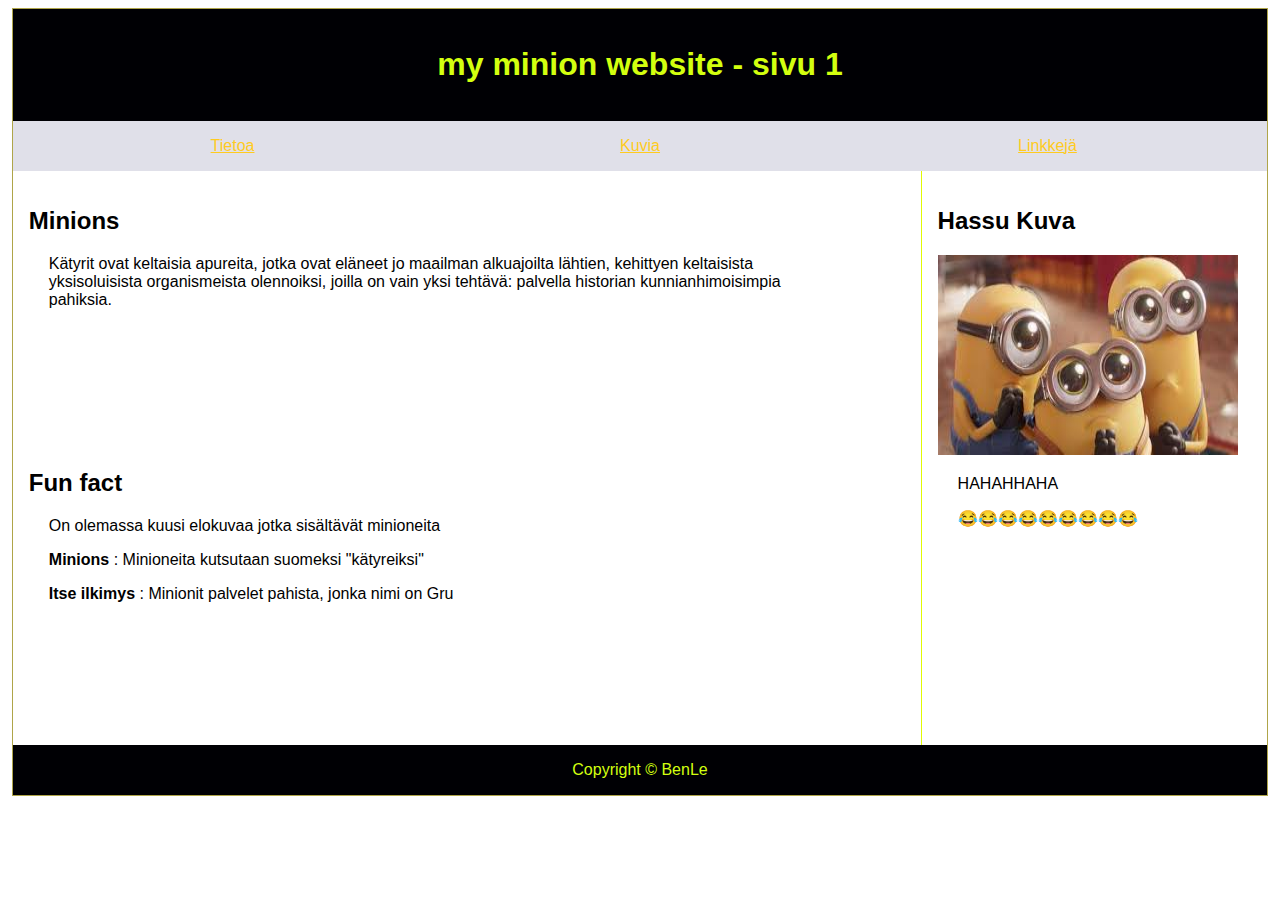
<file: WS06/index.html>
<!DOCTYPE html>
<html lang="fi">
  <head>
    <link rel="stylesheet" href="./styles/styles.css" />
    <meta charset="UTF-8" />
    <title>6B assignment</title>
  </head>

  <body>
    <header>
      <h1>my minion website - sivu 1</h1>
    </header>

    <nav>
      <div class="wrapper">
        <div>
          <a href="index.html"> Tietoa</a>
        </div>
        <div>
          <a href="second.html"> Kuvia</a>
        </div>
        <div>
          <a href="third.html"> Linkkejä</a>
        </div>
      </div>
    </nav>
    <div class="container">
      <article>
        <h2>Minions</h2>
        <p>
          Kätyrit ovat keltaisia apureita, jotka ovat eläneet jo maailman
          alkuajoilta lähtien, kehittyen keltaisista yksisoluisista
          organismeista olennoiksi, joilla on vain yksi tehtävä: palvella
          historian kunnianhimoisimpia pahiksia.
        </p>
      </article>

      <aside>
        <h2>Hassu Kuva</h2>

        <img
          src="./kuvat/images.jpg"
          alt="minion3"
          id="kuva3"
          width="300"
          height="200"
        />
        <p>HAHAHHAHA</p>
        <p>😂😂😂😂😂😂😂😂😂</p>
      </aside>

      <section>
        <h2>Fun fact</h2>
        <p>On olemassa kuusi elokuvaa jotka sisältävät minioneita</p>
        <p>
          <strong>Minions</strong> : Minioneita kutsutaan suomeksi "kätyreiksi"
        </p>
        <p>
          <strong>Itse ilkimys</strong> : Minionit palvelet pahista, jonka nimi
          on Gru
        </p>
      </section>
    </div>
    <footer>Copyright © BenLe</footer>
  </body>
</html>
</file>
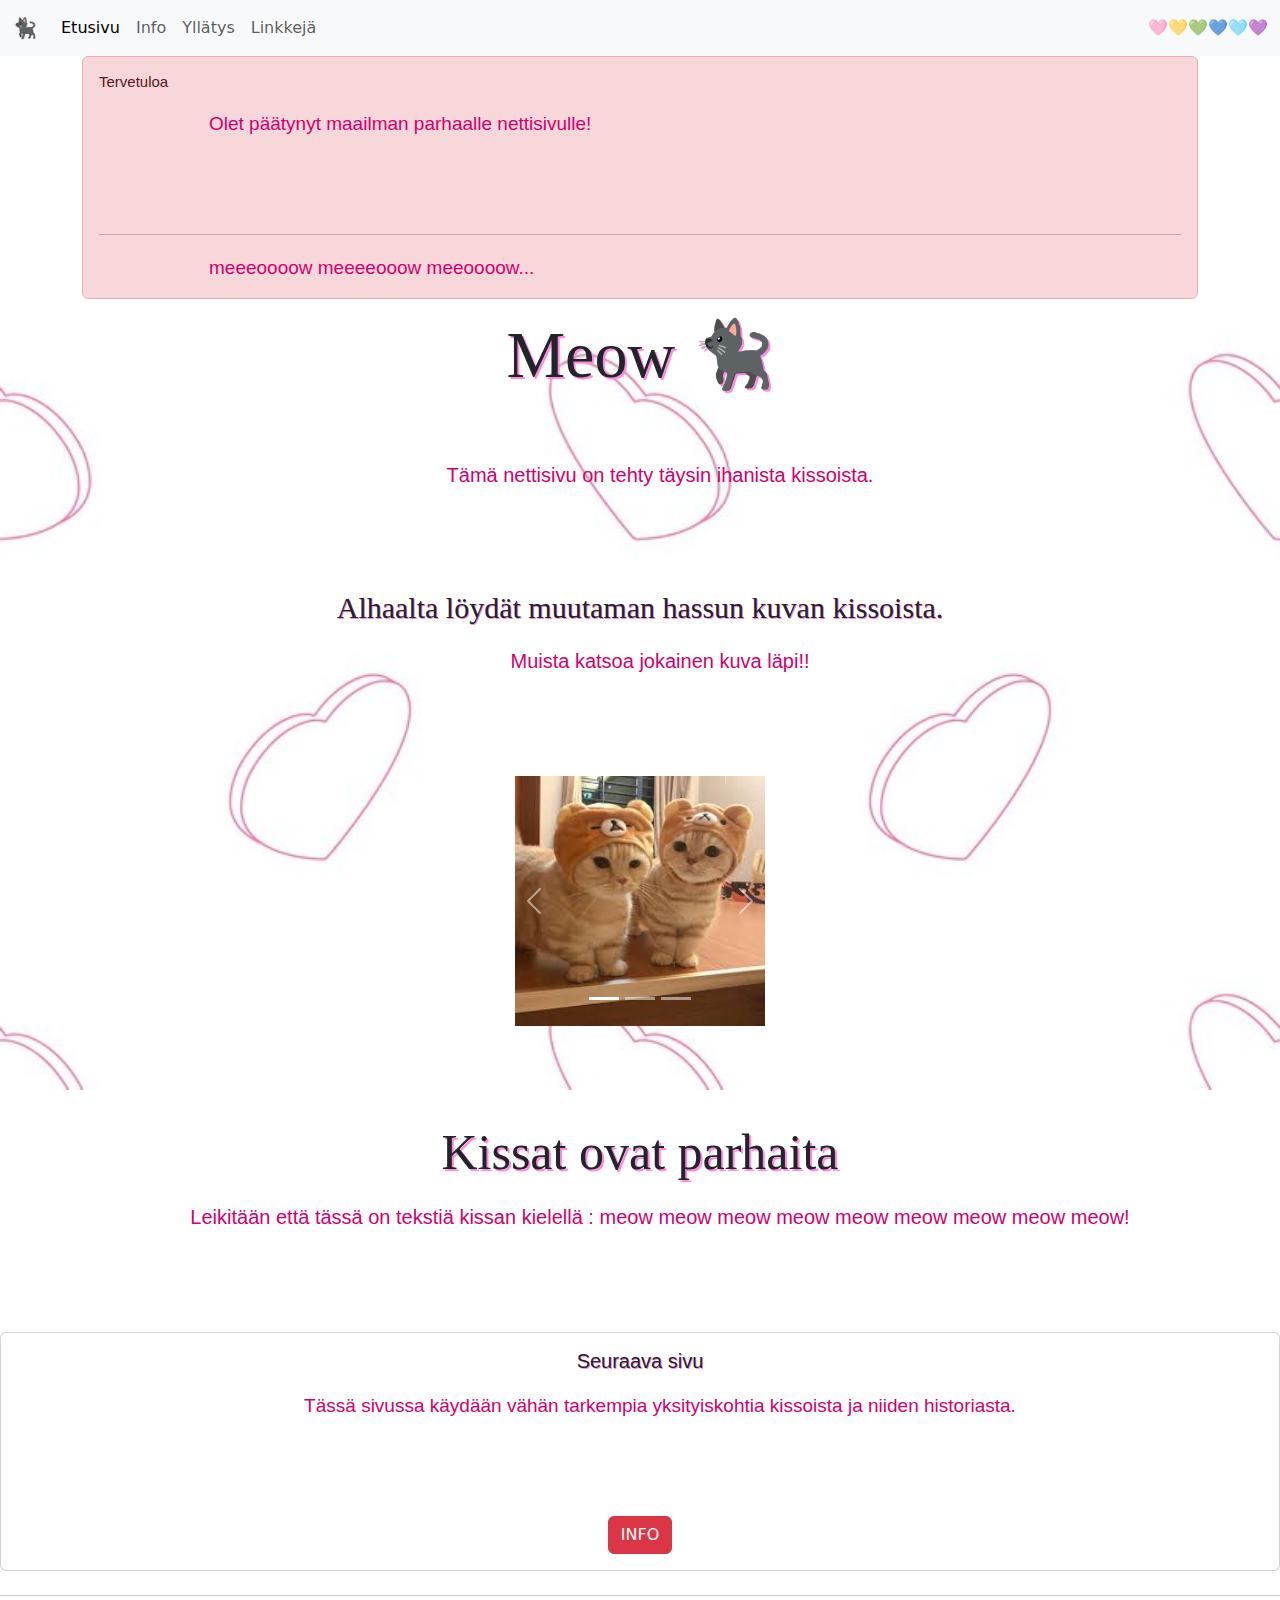
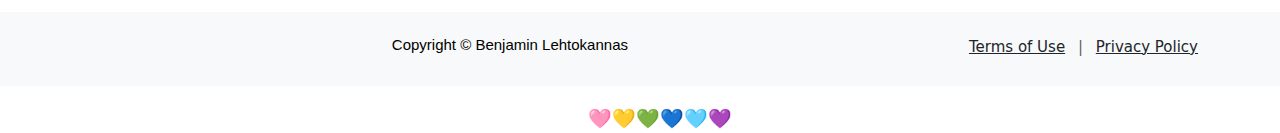
<file: WS09/index.html>
<!DOCTYPE html>
<html lang="en">
  <head>
    <meta charset="utf-8" />
    <meta name="viewport" content="width=device-width, initial-scale=1" />
    <title>Kissa Sivu</title>
    <link
      href="https://cdn.jsdelivr.net/npm/bootstrap@5.3.3/dist/css/bootstrap.min.css"
      rel="stylesheet"
      integrity="sha384-QWTKZyjpPEjISv5WaRU9OFeRpok6YctnYmDr5pNlyT2bRjXh0JMhjY6hW+ALEwIH"
      crossorigin="anonymous"
    />
    <link rel="stylesheet" href="./styles/styles.css" />
  </head>

  <body>
    <nav class="navbar navbar-expand-lg bg-light">
      <div class="container-fluid">
        <a class="navbar-brand" href="index.html">🐈‍⬛</a>
        <button
          class="navbar-toggler"
          type="button"
          data-bs-toggle="collapse"
          data-bs-target="#navbarText"
          aria-controls="navbarText"
          aria-expanded="false"
          aria-label="Toggle navigation"
        >
          <span class="navbar-toggler-icon"></span>
        </button>
        <div class="collapse navbar-collapse" id="navbarText">
          <ul class="navbar-nav me-auto mb-2 mb-lg-0">
            <li class="nav-item">
              <a class="nav-link active" aria-current="page" href="index.html"
                >Etusivu</a
              >
            </li>
            <li class="nav-item">
              <a class="nav-link" href="second.html">Info</a>
            </li>
            <li class="nav-item">
              <a class="nav-link" href="third.html">Yllätys</a>
            </li>
            <li class="nav-item">
              <a class="nav-link" href="fourth.html">Linkkejä</a>
            </li>
          </ul>
          <span class="navbar-text"> 🩷💛💚💙🩵💜 </span>
        </div>
      </div>
    </nav>

    <div class="container">
      <div class="alert alert-danger" role="alert">
        <h4 class="alert-heading">Tervetuloa</h4>
        <p>Olet päätynyt maailman parhaalle nettisivulle!</p>
        <hr />
        <p class="mb-0">meeeoooow meeeeooow meeoooow...</p>
      </div>

      <h1>Meow 🐈‍⬛</h1>
      <div class="text-center">
        <p class="lead">Tämä nettisivu on tehty täysin ihanista kissoista.</p>
      </div>

      <h3>Alhaalta löydät muutaman hassun kuvan kissoista.</h3>
      <div class="text-center">
        <p class="lead">Muista katsoa jokainen kuva läpi!!</p>
      </div>

      <div id="carouselExampleIndicators" class="carousel slide">
        <div class="carousel-indicators">
          <button
            type="button"
            data-bs-target="#carouselExampleIndicators"
            data-bs-slide-to="0"
            class="active"
            aria-current="true"
            aria-label="Slide 1"
          ></button>
          <button
            type="button"
            data-bs-target="#carouselExampleIndicators"
            data-bs-slide-to="1"
            aria-label="Slide 2"
          ></button>
          <button
            type="button"
            data-bs-target="#carouselExampleIndicators"
            data-bs-slide-to="2"
            aria-label="Slide 3"
          ></button>
        </div>
        <div class="carousel-inner">
          <div class="carousel-item active">
            <img
              src="./kuvat/1080,1.jpg"
              class="d-block w-100"
              alt="A cute cat photo 1"
            />
          </div>
          <div class="carousel-item">
            <img
              src="./kuvat/1080,2.jpg"
              class="d-block w-100"
              alt="A cute cat photo 2"
            />
          </div>
          <div class="carousel-item">
            <img
              src="./kuvat/1080,3.jpg"
              class="d-block w-100"
              alt="A cute cat photo 3"
            />
          </div>
        </div>
        <button
          class="carousel-control-prev"
          type="button"
          data-bs-target="#carouselExampleIndicators"
          data-bs-slide="prev"
        >
          <span class="carousel-control-prev-icon" aria-hidden="true"></span>
          <span class="visually-hidden">Previous</span>
        </button>
        <button
          class="carousel-control-next"
          type="button"
          data-bs-target="#carouselExampleIndicators"
          data-bs-slide="next"
        >
          <span class="carousel-control-next-icon" aria-hidden="true"></span>
          <span class="visually-hidden">Next</span>
        </button>
      </div>
    </div>

    <h2>Kissat ovat parhaita</h2>
    <div class="text-center">
      <p class="lead">
        Leikitään että tässä on tekstiä kissan kielellä : meow meow meow meow
        meow meow meow meow meow!
      </p>
    </div>

    <div class="card text-center my-4">
      <div class="card-body">
        <h5 class="card-title">Seuraava sivu</h5>
        <p class="card-text">
          Tässä sivussa käydään vähän tarkempia yksityiskohtia kissoista ja
          niiden historiasta.
        </p>
        <a href="second.html" class="btn btn-danger">INFO</a>
      </div>
    </div>

    <hr />

    <footer class="bg-light py-4">
      <div class="container">
        <div class="row">
          <div class="col-md-6">
            <h4>Copyright &copy; Benjamin Lehtokannas</h4>
          </div>
          <div class="col-md-6 text-md-end">
            <a href="#" class="text-dark">Terms of Use</a>
            <span class="text-muted mx-2">|</span>
            <a href="#" class="text-dark">Privacy Policy</a>
          </div>
        </div>
      </div>
    </footer>

    <div class="text-center mt-3">
      <p>🩷💛💚💙🩵💜</p>
    </div>

    <script
      src="https://cdn.jsdelivr.net/npm/bootstrap@5.3.3/dist/js/bootstrap.bundle.min.js"
      integrity="sha384-YvpcrYf0tY3lHB60NNkmXc5s9fDVZLESaAA55NDzOxhy9GkcIdslK1eN7N6jIeHz"
      crossorigin="anonymous"
    ></script>
  </body>
</html>
</file>
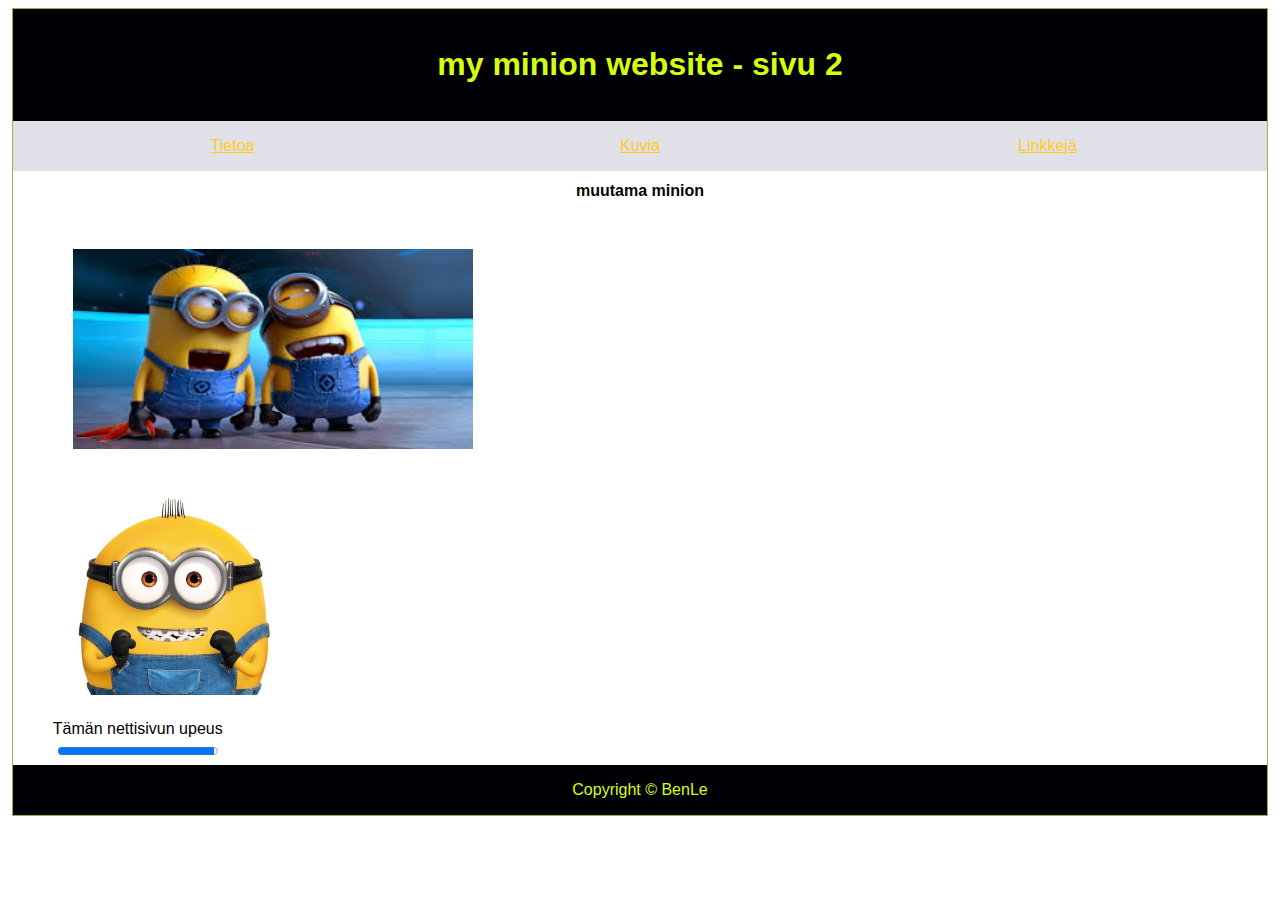
<file: WS06/second.html>
<!DOCTYPE html>
<html lang="fi">
  <head>
    <link rel="stylesheet" href="./styles/styles.css" />
    <meta charset="UTF-8" />
    <title>6B assignment</title>
  </head>

  <body>
    <header>
      <h1>my minion website - sivu 2</h1>
    </header>

    <nav>
      <div class="wrapper">
        <div>
          <a href="index.html"> Tietoa</a>
        </div>
        <div>
          <a href="second.html"> Kuvia</a>
        </div>
        <div>
          <a href="third.html"> Linkkejä</a>
        </div>
      </div>
    </nav>

    <h1 id="toinen">muutama minion</h1>

    <br />
    <figure>
      <figcaption></figcaption>
      <img
        src="./kuvat/download.jpg"
        alt="minion2"
        id="kuva1"
        width="400"
        height="200"
      />
    </figure>
    <figure>
      <figcaption></figcaption>
      <img
        src="./kuvat/ab6761610000e5eb35f91df1e1a8703f27132550 (1).jpg"
        alt="minion1"
        id="kuva2"
        width="200"
        height="200"
      />
    </figure>
    <div class="proge">
      <label for="bar">Tämän nettisivun upeus</label><br />
      <progress id="bar" value="98" max="100">98%</progress>
    </div>

    <footer>Copyright © BenLe</footer>
  </body>
</html>
</file>
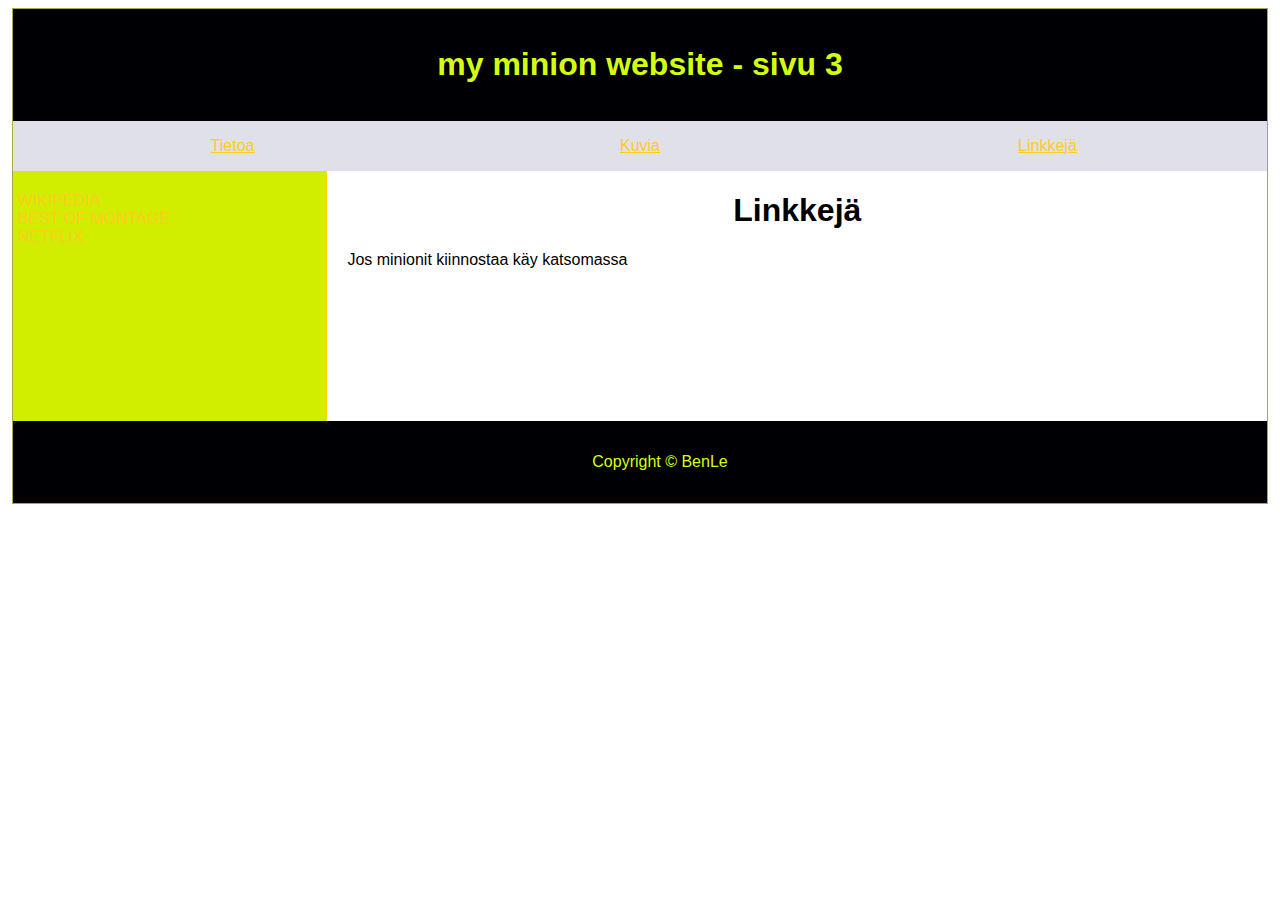
<file: WS06/third.html>
<!DOCTYPE html>
<html lang="fi">
  <head>
    <title>6B assignment</title>
    <link rel="stylesheet" href="./styles/styles.css" />
    <meta charset="UTF-8" />
    <meta name="viewport" content="width=device-width, initial-scale=1" />
  </head>

  <body>
    <header>
      <h1 id="otsikko4">my minion website - sivu 3</h1>
    </header>

    <nav>
      <div class="wrapper">
        <div>
          <a href="index.html"> Tietoa</a>
        </div>
        <div>
          <a href="second.html"> Kuvia</a>
        </div>
        <div>
          <a href="third.html"> Linkkejä</a>
        </div>
      </div>
    </nav>

    <section id="sektio">
      <nav id="nav2">
        <ul>
          <li>
            <a href="https://fi.wikipedia.org/wiki/K%C3%A4tyrit" target="_blank"
              >WIKIPEDIA</a
            >
          </li>
          <li>
            <a
              href="https://www.google.com/search?q=minions&sca_esv=5c8e479236d2424c&rlz=1C1ONGR_enFI1079FI1079&sxsrf=ADLYWIIk66YXFaW7IKr3_o8isV5IYZk8iQ%3A1730708650908&ei=qoQoZ62MN8_BwPAP3I_q8Ak&ved=0ahUKEwitieOSoMKJAxXPIBAIHdyHGp4Q4dUDCBA&uact=5&oq=minions&gs_lp=[base64]&sclient=gws-wiz-serp#fpstate=ive&vld=cid:d090b866,vid:VwGgO1rPf3o,st:0"
              target="_blank"
              >BEST OF MONTAGE</a
            >
          </li>
          <li>
            <a href="https://www.netflix.com/title/80033394" target="_blank"
              >NETFLIX</a
            >
          </li>
        </ul>
      </nav>

      <div>
        <h1>Linkkejä</h1>
        <p>Jos minionit kiinnostaa käy katsomassa</p>
      </div>
    </section>

    <footer>
      <p id="teksti2">Copyright © BenLe</p>
    </footer>
  </body>
</html>
</file>
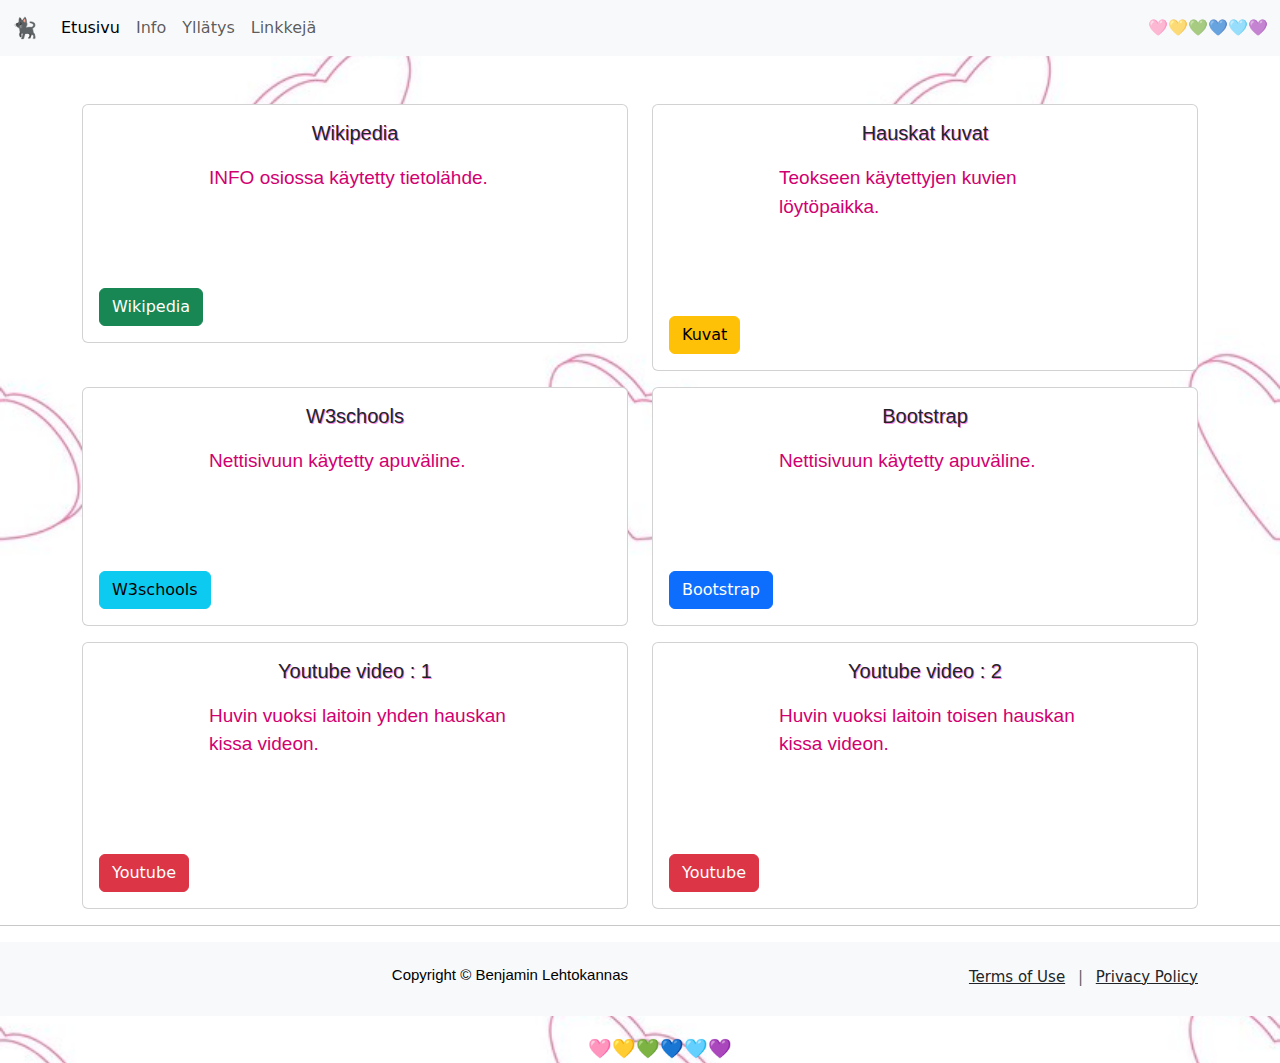
<file: WS09/fourth.html>
<!DOCTYPE html>
<html lang="en">
  <head>
    <meta charset="utf-8" />
    <meta name="viewport" content="width=device-width, initial-scale=1" />
    <title>Kissa Sivu</title>
    <link
      href="https://cdn.jsdelivr.net/npm/bootstrap@5.3.3/dist/css/bootstrap.min.css"
      rel="stylesheet"
      integrity="sha384-QWTKZyjpPEjISv5WaRU9OFeRpok6YctnYmDr5pNlyT2bRjXh0JMhjY6hW+ALEwIH"
      crossorigin="anonymous"
    />
    <link rel="stylesheet" href="./styles/styles.css" />
  </head>

  <body>
    <nav class="navbar navbar-expand-lg bg-light">
      <div class="container-fluid">
        <a class="navbar-brand" href="index.html">🐈‍⬛</a>
        <button
          class="navbar-toggler"
          type="button"
          data-bs-toggle="collapse"
          data-bs-target="#navbarText"
          aria-controls="navbarText"
          aria-expanded="false"
          aria-label="Toggle navigation"
        >
          <span class="navbar-toggler-icon"></span>
        </button>
        <div class="collapse navbar-collapse" id="navbarText">
          <ul class="navbar-nav me-auto mb-2 mb-lg-0">
            <li class="nav-item">
              <a class="nav-link active" aria-current="page" href="index.html"
                >Etusivu</a
              >
            </li>
            <li class="nav-item">
              <a class="nav-link" href="second.html">Info</a>
            </li>
            <li class="nav-item">
              <a class="nav-link" href="third.html">Yllätys</a>
            </li>
            <li class="nav-item">
              <a class="nav-link" href="fourth.html">Linkkejä</a>
            </li>
          </ul>
          <span class="navbar-text"> 🩷💛💚💙🩵💜 </span>
        </div>
      </div>
    </nav>

    <div class="container mt-5">
      <div class="row">
        <div class="col-sm-6 mb-3 mb-sm-0">
          <div class="card">
            <div class="card-body">
              <h5 class="card-title">Wikipedia</h5>
              <p class="card-text">INFO osiossa käytetty tietolähde.</p>
              <a
                href="https://fi.wikipedia.org/wiki/Kissa"
                class="btn btn-success"
                >Wikipedia</a
              >
            </div>
          </div>
        </div>
        <div class="col-sm-6">
          <div class="card">
            <div class="card-body">
              <h5 class="card-title">Hauskat kuvat</h5>
              <p class="card-text">Teokseen käytettyjen kuvien löytöpaikka.</p>
              <a
                href="https://unsplash.com/s/photos/funny-cat"
                class="btn btn-warning"
                >Kuvat</a
              >
            </div>
          </div>
        </div>
      </div>

      <div class="row mt-3">
        <div class="col-sm-6 mb-3 mb-sm-0">
          <div class="card">
            <div class="card-body">
              <h5 class="card-title">W3schools</h5>
              <p class="card-text">Nettisivuun käytetty apuväline.</p>
              <a href="https://www.w3schools.com/" class="btn btn-info"
                >W3schools</a
              >
            </div>
          </div>
        </div>
        <div class="col-sm-6">
          <div class="card">
            <div class="card-body">
              <h5 class="card-title">Bootstrap</h5>
              <p class="card-text">Nettisivuun käytetty apuväline.</p>
              <a href="https://getbootstrap.com/" class="btn btn-primary"
                >Bootstrap</a
              >
            </div>
          </div>
        </div>
      </div>

      <div class="row mt-3">
        <div class="col-sm-6 mb-3 mb-sm-0">
          <div class="card">
            <div class="card-body">
              <h5 class="card-title">Youtube video : 1</h5>
              <p class="card-text">
                Huvin vuoksi laitoin yhden hauskan kissa videon.
              </p>
              <a
                href="https://www.youtube.com/shorts/_DHipmCypjs"
                class="btn btn-danger"
                >Youtube</a
              >
            </div>
          </div>
        </div>
        <div class="col-sm-6">
          <div class="card">
            <div class="card-body">
              <h5 class="card-title">Youtube video : 2</h5>
              <p class="card-text">
                Huvin vuoksi laitoin toisen hauskan kissa videon.
              </p>
              <a
                href="https://www.youtube.com/shorts/HCYYD1bmldo"
                class="btn btn-danger"
                >Youtube</a
              >
            </div>
          </div>
        </div>
      </div>
    </div>

    <hr />

    <footer class="bg-light py-4">
      <div class="container">
        <div class="row">
          <div class="col-md-6">
            <h4>Copyright &copy; Benjamin Lehtokannas</h4>
          </div>
          <div class="col-md-6 text-md-end">
            <a href="#" class="text-dark">Terms of Use</a>
            <span class="text-muted mx-2">|</span>
            <a href="#" class="text-dark">Privacy Policy</a>
          </div>
        </div>
      </div>
    </footer>

    <div class="text-center mt-3">
      <p>🩷💛💚💙🩵💜</p>
    </div>

    <script
      src="https://cdn.jsdelivr.net/npm/bootstrap@5.3.3/dist/js/bootstrap.bundle.min.js"
      integrity="sha384-YvpcrYf0tY3lHB60NNkmXc5s9fDVZLESaAA55NDzOxhy9GkcIdslK1eN7N6jIeHz"
      crossorigin="anonymous"
    ></script>
  </body>
</html>
</file>
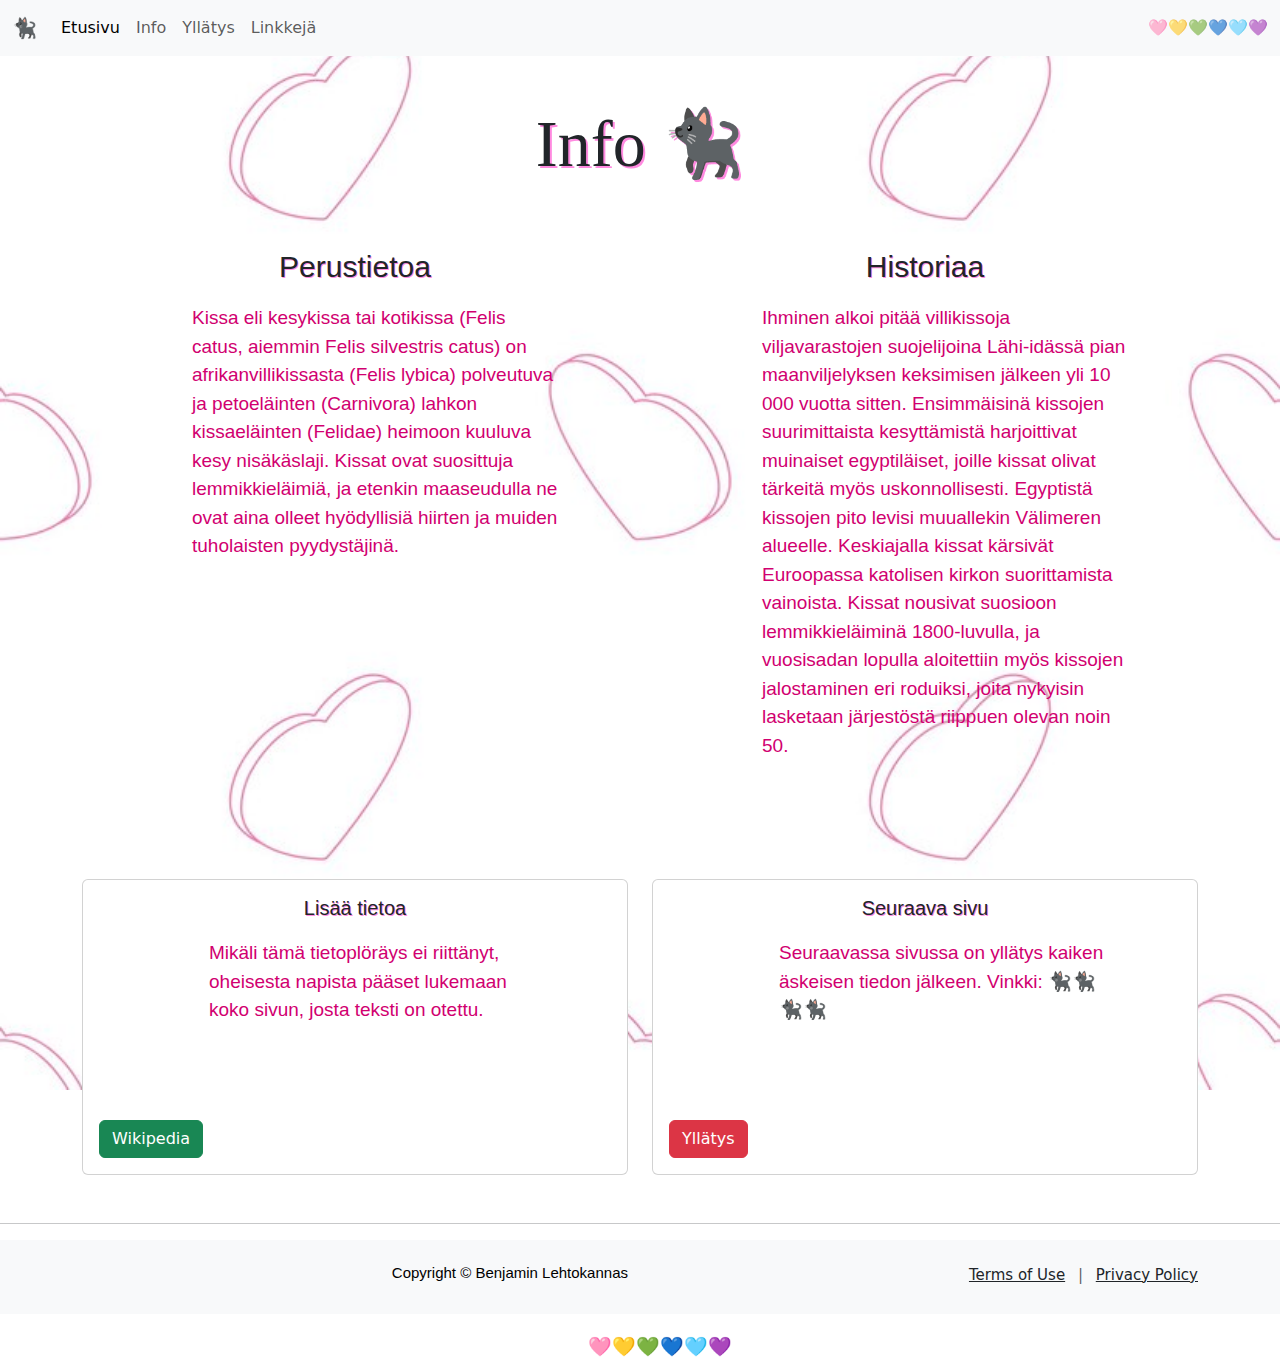
<file: WS09/second.html>
<!DOCTYPE html>
<html lang="en">
  <head>
    <meta charset="utf-8" />
    <meta name="viewport" content="width=device-width, initial-scale=1" />
    <title>Kissa Sivu</title>
    <link
      href="https://cdn.jsdelivr.net/npm/bootstrap@5.3.3/dist/css/bootstrap.min.css"
      rel="stylesheet"
      integrity="sha384-QWTKZyjpPEjISv5WaRU9OFeRpok6YctnYmDr5pNlyT2bRjXh0JMhjY6hW+ALEwIH"
      crossorigin="anonymous"
    />
    <link rel="stylesheet" href="./styles/styles.css" />
  </head>

  <body>
    <nav class="navbar navbar-expand-lg bg-light">
      <div class="container-fluid">
        <a class="navbar-brand" href="index.html">🐈‍⬛</a>
        <button
          class="navbar-toggler"
          type="button"
          data-bs-toggle="collapse"
          data-bs-target="#navbarText"
          aria-controls="navbarText"
          aria-expanded="false"
          aria-label="Toggle navigation"
        >
          <span class="navbar-toggler-icon"></span>
        </button>
        <div class="collapse navbar-collapse" id="navbarText">
          <ul class="navbar-nav me-auto mb-2 mb-lg-0">
            <li class="nav-item">
              <a class="nav-link active" aria-current="page" href="index.html"
                >Etusivu</a
              >
            </li>
            <li class="nav-item">
              <a class="nav-link" href="second.html">Info</a>
            </li>
            <li class="nav-item">
              <a class="nav-link" href="third.html">Yllätys</a>
            </li>
            <li class="nav-item">
              <a class="nav-link" href="fourth.html">Linkkejä</a>
            </li>
          </ul>
          <span class="navbar-text"> 🩷💛💚💙🩵💜 </span>
        </div>
      </div>
    </nav>

    <div class="container my-5">
      <h1>Info 🐈‍⬛</h1>

      <div class="row">
        <div class="col-lg-6 mb-4">
          <h6>Perustietoa</h6>
          <p>
            Kissa eli kesykissa tai kotikissa (Felis catus, aiemmin Felis
            silvestris catus) on afrikanvillikissasta (Felis lybica) polveutuva
            ja petoeläinten (Carnivora) lahkon kissaeläinten (Felidae) heimoon
            kuuluva kesy nisäkäslaji. Kissat ovat suosittuja lemmikkieläimiä, ja
            etenkin maaseudulla ne ovat aina olleet hyödyllisiä hiirten ja
            muiden tuholaisten pyydystäjinä.
          </p>
        </div>
        <div class="col-lg-6 mb-4">
          <h6>Historiaa</h6>
          <p>
            Ihminen alkoi pitää villikissoja viljavarastojen suojelijoina
            Lähi-idässä pian maanviljelyksen keksimisen jälkeen yli 10 000
            vuotta sitten. Ensimmäisinä kissojen suurimittaista kesyttämistä
            harjoittivat muinaiset egyptiläiset, joille kissat olivat tärkeitä
            myös uskonnollisesti. Egyptistä kissojen pito levisi muuallekin
            Välimeren alueelle. Keskiajalla kissat kärsivät Euroopassa katolisen
            kirkon suorittamista vainoista. Kissat nousivat suosioon
            lemmikkieläiminä 1800-luvulla, ja vuosisadan lopulla aloitettiin
            myös kissojen jalostaminen eri roduiksi, joita nykyisin lasketaan
            järjestöstä riippuen olevan noin 50.
          </p>
        </div>
      </div>

      <div class="row">
        <div class="col-sm-6 mb-3 mb-sm-0">
          <div class="card">
            <div class="card-body text-dark">
              <h5 class="card-title">Lisää tietoa</h5>
              <p class="card-text">
                Mikäli tämä tietoplöräys ei riittänyt, oheisesta napista pääset
                lukemaan koko sivun, josta teksti on otettu.
              </p>
              <a
                href="https://fi.wikipedia.org/wiki/Kissa"
                class="btn btn-success"
                target="_blank"
                >Wikipedia</a
              >
            </div>
          </div>
        </div>
        <div class="col-sm-6">
          <div class="card">
            <div class="card-body text-dark">
              <h5 class="card-title">Seuraava sivu</h5>
              <p class="card-text">
                Seuraavassa sivussa on yllätys kaiken äskeisen tiedon jälkeen.
                Vinkki: 🐈‍⬛🐈‍⬛🐈‍⬛🐈‍⬛
              </p>
              <a href="third.html" class="btn btn-danger">Yllätys</a>
            </div>
          </div>
        </div>
      </div>
    </div>

    <hr />
    <footer class="bg-light py-4">
      <div class="container">
        <div class="row">
          <div class="col-md-6">
            <h4>Copyright &copy; Benjamin Lehtokannas</h4>
          </div>
          <div class="col-md-6 text-md-end">
            <a href="#" class="text-dark">Terms of Use</a>
            <span class="text-muted mx-2">|</span>
            <a href="#" class="text-dark">Privacy Policy</a>
          </div>
        </div>
      </div>
    </footer>

    <div class="text-center">
      <p>🩷💛💚💙🩵💜</p>
    </div>

    <script
      src="https://cdn.jsdelivr.net/npm/bootstrap@5.3.3/dist/js/bootstrap.bundle.min.js"
      integrity="sha384-YvpcrYf0tY3lHB60NNkmXc5s9fDVZLESaAA55NDzOxhy9GkcIdslK1eN7N6jIeHz"
      crossorigin="anonymous"
    ></script>
  </body>
</html>
</file>
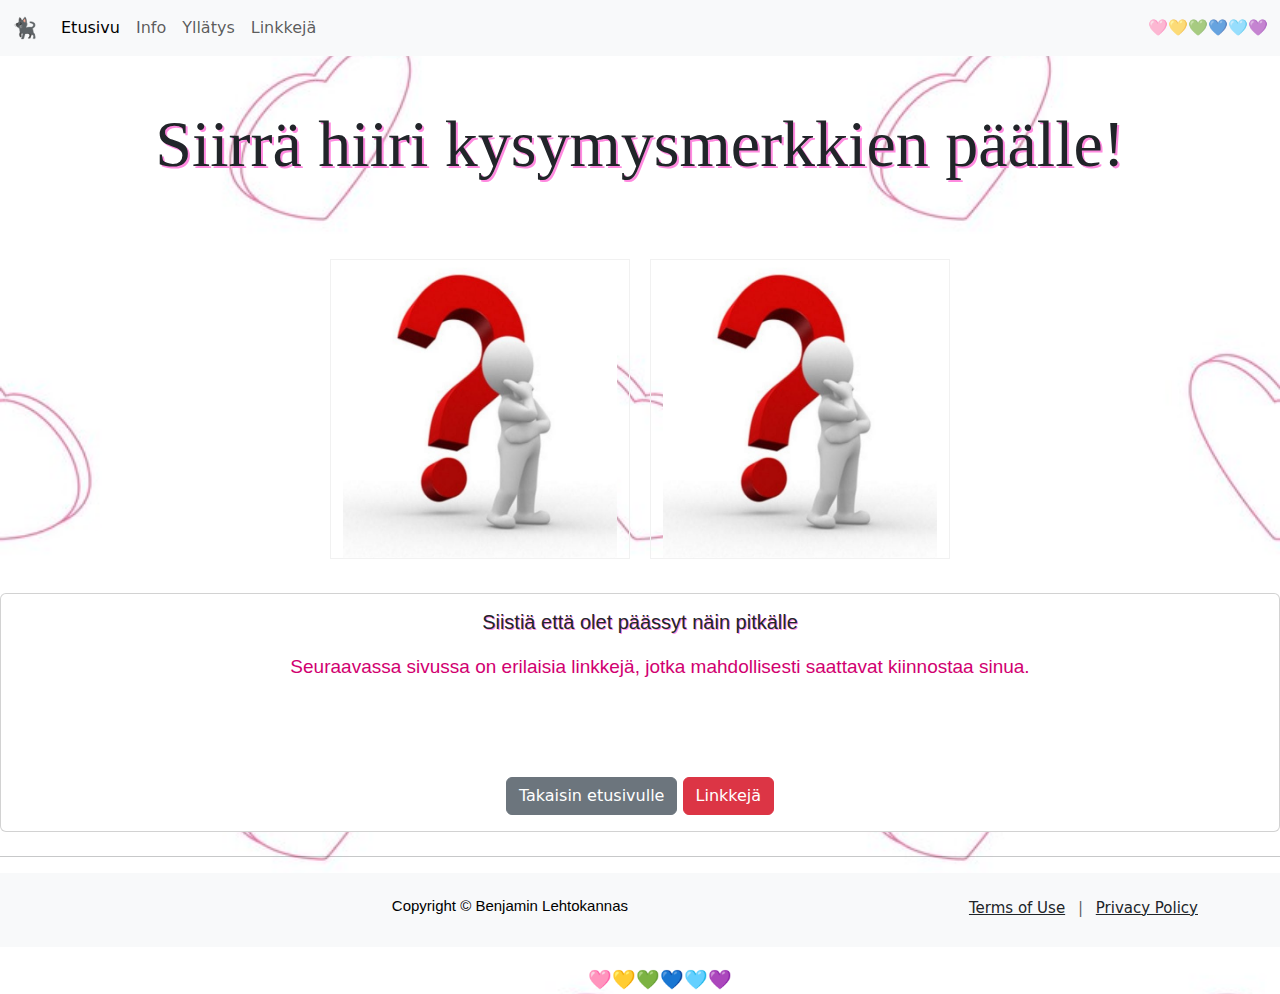
<file: WS09/third.html>
<!DOCTYPE html>
<html lang="en">
  <head>
    <meta charset="utf-8" />
    <meta name="viewport" content="width=device-width, initial-scale=1" />
    <title>Kissa Sivu</title>
    <link
      href="https://cdn.jsdelivr.net/npm/bootstrap@5.3.3/dist/css/bootstrap.min.css"
      rel="stylesheet"
      integrity="sha384-QWTKZyjpPEjISv5WaRU9OFeRpok6YctnYmDr5pNlyT2bRjXh0JMhjY6hW+ALEwIH"
      crossorigin="anonymous"
    />
    <link rel="stylesheet" href="./styles/styles.css" />
    <style>
      /* Flip Card Styles */
      .flip-card {
        background-color: transparent;
        width: 300px;
        height: 300px;
        perspective: 1000px;
        margin: 10px;
        display: inline-block;
      }

      .flip-card-inner {
        position: relative;
        width: 100%;
        height: 100%;
        transition: transform 0.6s;
        transform-style: preserve-3d;
      }

      .flip-card:hover .flip-card-inner {
        transform: rotateY(180deg);
      }

      .flip-card-front,
      .flip-card-back {
        position: absolute;
        width: 100%;
        height: 100%;
        backface-visibility: hidden;
      }

      .flip-card-front img,
      .flip-card-back img {
        width: 100%;
        height: 100%;
      }

      .flip-card-back {
        transform: rotateY(180deg);
      }
    </style>
  </head>

  <body>
    <nav class="navbar navbar-expand-lg bg-body-tertiary">
      <div class="container-fluid">
        <a class="navbar-brand" href="index.html">🐈‍⬛</a>
        <button
          class="navbar-toggler"
          type="button"
          data-bs-toggle="collapse"
          data-bs-target="#navbarText"
          aria-controls="navbarText"
          aria-expanded="false"
          aria-label="Toggle navigation"
        >
          <span class="navbar-toggler-icon"></span>
        </button>
        <div class="collapse navbar-collapse" id="navbarText">
          <ul class="navbar-nav me-auto mb-2 mb-lg-0">
            <li class="nav-item">
              <a class="nav-link active" aria-current="page" href="index.html"
                >Etusivu</a
              >
            </li>
            <li class="nav-item">
              <a class="nav-link" href="second.html">Info</a>
            </li>
            <li class="nav-item">
              <a class="nav-link" href="third.html">Yllätys</a>
            </li>
            <li class="nav-item">
              <a class="nav-link" href="fourth.html">Linkkejä</a>
            </li>
          </ul>
          <span class="navbar-text"> 🩷💛💚💙🩵💜 </span>
        </div>
      </div>
    </nav>

    <h1 class="text-center mt-5">Siirrä hiiri kysymysmerkkien päälle!</h1>

    <div class="row justify-content-center mt-4">
      <div class="flip-card">
        <div class="flip-card-inner">
          <div class="flip-card-front">
            <img src="./kuvat/kyssäri.jpg" alt="Avatar" class="img-fluid" />
          </div>
          <div class="flip-card-back">
            <img src="./kuvat/caat.jpg" alt="Avatar" class="img-fluid" />
          </div>
        </div>
      </div>
      <div class="flip-card">
        <div class="flip-card-inner">
          <div class="flip-card-front">
            <img src="./kuvat/kyssäri.jpg" alt="Avatar" class="img-fluid" />
          </div>
          <div class="flip-card-back">
            <img src="./kuvat/kissa4.jpg" alt="Avatar" class="img-fluid" />
          </div>
        </div>
      </div>
    </div>

    <div class="card text-center my-4">
      <div class="card-body">
        <h5 class="card-title">Siistiä että olet päässyt näin pitkälle</h5>
        <p class="card-text">
          Seuraavassa sivussa on erilaisia linkkejä, jotka mahdollisesti
          saattavat kiinnostaa sinua.
        </p>
        <a href="index.html" class="btn btn-secondary">Takaisin etusivulle</a>
        <a href="fourth.html" class="btn btn-danger">Linkkejä</a>
      </div>
    </div>

    <hr />

    <footer class="bg-light py-4">
      <div class="container">
        <div class="row">
          <div class="col-md-6">
            <h4>Copyright &copy; Benjamin Lehtokannas</h4>
          </div>
          <div class="col-md-6 text-md-end">
            <a href="#" class="text-dark">Terms of Use</a>
            <span class="text-muted mx-2">|</span>
            <a href="#" class="text-dark">Privacy Policy</a>
          </div>
        </div>
      </div>
    </footer>

    <div class="text-center mb-3">
      <p>🩷💛💚💙🩵💜</p>
    </div>

    <script
      src="https://cdn.jsdelivr.net/npm/bootstrap@5.3.3/dist/js/bootstrap.bundle.min.js"
      integrity="sha384-YvpcrYf0tY3lHB60NNkmXc5s9fDVZLESaAA55NDzOxhy9GkcIdslK1eN7N6jIeHz"
      crossorigin="anonymous"
    ></script>
  </body>
</html>
</file>
<file: WS06/styles/styles.css>
body {
    display: flex;
    width: 98%;
    margin-left: auto;
    margin-right: auto;
    font-family: "Gill Sans", sans-serif;
    border: 1px solid rgb(175, 165, 73);
    flex-direction: column;
    height: fit-content;
  }
  
  header,
  footer {
    padding: 1em;
    color: rgb(211, 255, 15);
    background-color: #000004;
    clear: left;
    text-align: center;
  }
  
  h1 {
    text-align: center;
  }
  
  div.container {
    width: 100%;
  }
  
  .proge {
    position: relative;
    left: 40px;
    font-family: Arial, sans-serif;
  }
  p {
    position: relative;
    left: 20px;
    font-family: Arial, sans-serif;
  }
  
  #toinen {
    font-size: 16px;
    color: rgb(4, 5, 0);
    text-align: center;
  }
  
  #nav2 {
    float: left;
    width: 25%;
    background: #d1ed00;
    border-right: 1px solid rgb(255, 213, 0);
    height: 250px;
    padding: 0px;
  }
  
  a:link {
    color: #ffcb1f;
  }
  a:visited {
    color: #fa0c14;
  }
  a:focus {
    color: #000000;
  }
  a:hover {
    color: #f2ff00;
  }
  a:active {
    color: #ff0000;
  }
  
  ul {
    list-style-type: none;
    padding: 5px;
  }
  
  #bar {
    padding-left: 15px;
    margin: 5px;
  }
  
  #sektio {
    width: 100%;
    height: 250px;
    padding: 0%;
  }
  
  .wrapper {
    display: flex;
  }
  
  .wrapper > div {
    flex: 1;
    text-align: center;
  }
  
  nav {
    max-width: 100%;
    background-color: #e0e0e9;
    margin: 0;
    padding: 1em;
  }
  
  nav ul a {
    text-decoration: none;
  }
  
  section {
    float: left;
    width: 65%;
    padding: 1em;
    color: rgb(0, 0, 0);
    height: 230px;
  }
  article {
    float: left;
    width: 60%;
    padding: 1em;
    color: rgb(0, 0, 0);
    height: 230px;
  }
  
  aside {
    float: right;
    width: 25%;
    padding: 1em;
    border-left: 1px solid rgb(225, 250, 3);
    color: rgb(0, 0, 0);
    height: 542px;
  }
  
  #kuva1 {
    padding-left: 15px;
    margin: 5px;
  }
  
  #kuva2 {
    padding-left: 15px;
    margin: 5px;
  }
</file>
<file: WS09/styles/styles.css>
#carouselExampleIndicators {
  width: 250px;
  display: block;
  margin-left: auto;
  margin-right: auto;
  margin-bottom: 6em;
}

nav {
  background-color: pink;
}

html,
body {
  margin: 0;
  height: 100%;
}

body {
  background-color: rgb(255, 255, 255);
  background-repeat: no-repeat;
  background-image: url("../kuvat/background.jpg");
  background-attachment: fixed;
  background-size: cover;
  background-position: center;
  margin-left: auto;
  margin-right: auto;
}

footer {
  padding: 1em;
  color: rgb(0, 0, 0);
  background-color: rgb(251, 216, 241);
  text-align: right;
  font-size: 15px;
  margin-bottom: 1em;
}

h1 {
  text-align: center;
  text-shadow: 2px 2px rgba(255, 132, 222, 0.952);
  font-size: 66px;
  font-family: fantasy;
  margin-bottom: 1em;
}

h2 {
  text-align: center;
  text-shadow: 2px 2px rgba(255, 132, 222, 0.952);
  font-size: 50px;
  font-family: fantasy;
}

h3 {
  text-align: center;
  text-shadow: 1px 1px rgba(255, 132, 222, 0.952);
  font-size: 30px;
  font-family: fantasy;
}

h4 {
  font-size: 15px;
  font-family: "Segoe UI", Tahoma, Geneva, Verdana, sans-serif;
}

h5 {
  text-align: center;
  text-shadow: 1px 1px rgba(255, 132, 222, 0.952);
  font-family: "Segoe UI", Tahoma, Geneva, Verdana, sans-serif;
}

h6 {
  text-align: center;
  font-size: 30px;
  font-family: Arial, Helvetica, sans-serif;
  text-shadow: 1px 1px rgba(255, 132, 222, 0.952);
}

p {
  position: relative;
  left: 110px;
  margin-right: 180px;
  margin-bottom: 5em;
  margin-top: 1em;
  font-family: Arial, Helvetica, sans-serif;
  font-size: 19px;
  color: rgb(209, 0, 112);
}

.flip-card {
  background-color: transparent;
  width: 300px;
  height: 200px;
  border: 1px solid #f1f1f1;
  perspective: 1000px;
  margin-bottom: 10em;
  margin-left: auto;
  margin-right: auto;
  position: relative;
  margin-top: 3em;
}

.flip-card-inner {
  position: relative;
  width: 100%;
  height: 100%;
  text-align: center;
  transition: transform 0.8s;
  transform-style: preserve-3d;
}

.flip-card:hover .flip-card-inner {
  transform: rotateY(180deg);
}

.flip-card-front,
.flip-card-back {
  position: absolute;
  width: 100%;
  height: 100%;
  -webkit-backface-visibility: hidden;
  backface-visibility: hidden;
}

.flip-card-front {
  background-color: #bbb;
  color: black;
}

.flip-card-back {
  background-color: dodgerblue;
  color: white;
  transform: rotateY(180deg);
}
</file>
